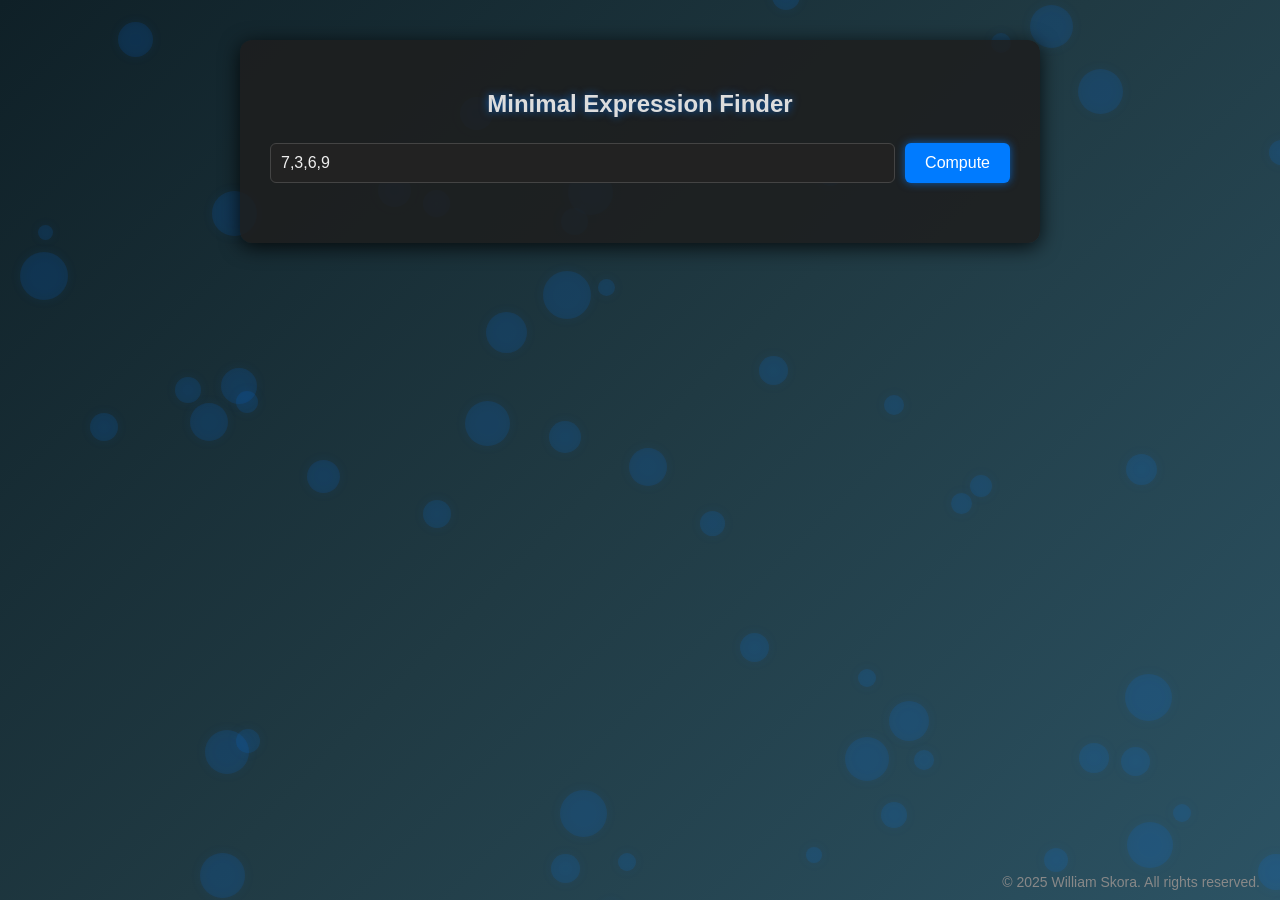
<file: index.html>
<!DOCTYPE html>
<html lang="en">
<head>
  <meta charset="UTF-8" />
  <title>Minimal Expression Finder</title>
  <style>
    * { box-sizing: border-box; }
    body {
      font-family: 'Segoe UI', sans-serif;
      background: #121212;
      color: #e0e0e0;
      margin: 0;
      padding: 40px;
      overflow: hidden;
      position: relative;
      min-height: 100vh;
    }

    @keyframes popIn {
      0% { transform: scale(0.7); opacity: 0; }
      60% { transform: scale(1.1); opacity: 1; }
      100% { transform: scale(1); opacity: 1; }
    }

    .container {
      max-width: 800px;
      margin: auto;
      background: rgba(30, 30, 30, 0.85);
      padding: 30px;
      border-radius: 12px;
      box-shadow: 0 4px 20px rgba(0,0,0,0.8);
      position: relative;
      z-index: 10;
    }

    h2 {
      text-align: center;
      margin-bottom: 25px;
      color: #ddd;
      text-shadow: 0 0 8px #007bffaa;
    }

    .input-group {
      display: flex;
      gap: 10px;
      margin-bottom: 20px;
    }

    input[type="text"] {
      flex: 1;
      padding: 10px;
      font-size: 16px;
      border: 1px solid #444;
      border-radius: 6px;
      background: #222;
      color: #eee;
    }

    input[type="text"]:focus {
      outline: none;
      border-color: #007bff;
      box-shadow: 0 0 8px #007bffaa;
      background: #1a1a1a;
    }

    button {
      padding: 10px 20px;
      font-size: 16px;
      background-color: #007bff;
      color: white;
      border: none;
      border-radius: 6px;
      cursor: pointer;
      box-shadow: 0 0 8px #007bffaa;
    }

    button:hover {
      background-color: #0056b3;
      box-shadow: 0 0 15px #0056b3cc;
    }

    #results {
      margin-top: 30px;
      font-family: 'Courier New', monospace;
      white-space: nowrap;
    }

    .results-grid {
      display: flex;
      flex-direction: column;
      gap: 10px;
    }

    .row {
      display: flex;
      justify-content: space-between;
      gap: 20px;
    }

    .expr {
      flex: 1;
      background: #1e1e1e;
      border-left: 5px solid #007bff;
      padding: 10px 15px;
      border-radius: 6px;
      color: #ccc;
      font-family: 'Courier New', monospace;
      box-shadow: inset 0 0 6px #007bff33;
      opacity: 0;
      transform: scale(0.9);
    }

    .expr.pop {
      animation: popIn 0.6s ease forwards;
    }

    .background {
      position: fixed;
      top: 0; left: 0;
      width: 100vw;
      height: 100vh;
      overflow: hidden;
      z-index: 0;
      background: linear-gradient(135deg, #0f2027, #203a43, #2c5364);
      pointer-events: none;
    }

    .circle {
      position: absolute;
      border-radius: 50%;
      background: rgba(0, 123, 255, 0.2);
      filter: drop-shadow(0 0 6px #007bff88);
      will-change: transform;
      opacity: 0.6;
    }

    .copyright {
      position: fixed;
      bottom: 10px;
      right: 20px;
      font-size: 14px;
      color: #888;
      z-index: 20;
      pointer-events: none;
      user-select: none;
    }
  </style>
</head>
<body>
  <div class="background" aria-hidden="true"></div>
  <div class="container" role="main">
    <h2>Minimal Expression Finder</h2>
    <div class="input-group">
      <input type="text" id="digits" placeholder="Enter digits, e.g., 7,3,6,9" value="7,3,6,9" />
      <button onclick="compute()">Compute</button>
    </div>
    <div id="results"></div>
  </div>
  <div class="copyright">© 2025 William Skora. All rights reserved.</div>

  <script>
    const background = document.querySelector('.background');
    const bubbles = [];
    const bubbleCount = 60;
    function randomRange(min, max) {
      return Math.random() * (max - min) + min;
    }

    for (let i = 0; i < bubbleCount; i++) {
      const bubble = document.createElement('div');
      bubble.className = 'circle';
      const size = randomRange(15, 50);
      bubble.style.width = `${size}px`;
      bubble.style.height = `${size}px`;
      bubble.style.left = `${randomRange(0, window.innerWidth)}px`;
      bubble.style.top = `${randomRange(0, window.innerHeight + 100)}px`;
      background.appendChild(bubble);
      bubbles.push({ el: bubble, size, x: bubble.offsetLeft, y: bubble.offsetTop, speed: randomRange(20, 60) });
    }

    let lastTimestamp = null;
    function animate(time) {
      if (!lastTimestamp) lastTimestamp = time;
      const delta = (time - lastTimestamp) / 1000;
      lastTimestamp = time;
      for (const b of bubbles) {
        b.y -= b.speed * delta;
        if (b.y + b.size < 0) {
          b.y = window.innerHeight + randomRange(20, 100);
          b.x = randomRange(0, window.innerWidth);
          b.size = randomRange(15, 50);
          b.el.style.width = `${b.size}px`;
          b.el.style.height = `${b.size}px`;
        }
        b.el.style.top = `${b.y}px`;
        b.el.style.left = `${b.x}px`;
      }
      requestAnimationFrame(animate);
    }
    requestAnimationFrame(animate);

    window.addEventListener('resize', () => {
      for (const b of bubbles) {
        b.x = randomRange(0, window.innerWidth);
        b.el.style.left = `${b.x}px`;
      }
    });

    async function typeWriter(element, text, speed = 20) {
      element.textContent = '';
      for (let i = 0; i < text.length; i++) {
        element.textContent += text[i];
        await new Promise(r => setTimeout(r, speed + Math.random() * speed * 1.5));
      }
    }

    async function compute() {
      const input = document.getElementById("digits").value;
      const digits = input.split(',').map(s => s.trim()).filter(Boolean).map(Number);
      if (digits.some(d => isNaN(d))) {
        alert("Please enter only valid numbers separated by commas.");
        return;
      }

      const targets = Array.from({ length: 10 }, (_, i) => i + 1);
      const ops = ['+', '-', '*', '/'];
      const resultsMap = Object.fromEntries(targets.map(t => [t, null]));
      const seen = new Set();

      function* permute(nums) {
        nums.sort((a, b) => a - b);
        const used = Array(nums.length).fill(false);
        const path = [];
        function* backtrack() {
          if (path.length === nums.length) {
            yield path.slice();
            return;
          }
          for (let i = 0; i < nums.length; i++) {
            if (used[i] || (i > 0 && nums[i] === nums[i - 1] && !used[i - 1])) continue;
            used[i] = true;
            path.push(nums[i]);
            yield* backtrack();
            path.pop();
            used[i] = false;
          }
        }
        yield* backtrack();
      }

      function getConcatenations(nums) {
        const res = [];
        const n = nums.length;
        const max = 1 << (n - 1);
        for (let mask = 0; mask < max; mask++) {
          let group = [];
          let current = '' + nums[0];
          for (let i = 1; i < n; i++) {
            if (mask & (1 << (i - 1))) {
              group.push(+current);
              current = '' + nums[i];
            } else {
              current += nums[i];
            }
          }
          group.push(+current);
          res.push(group);
        }
        res.sort((a, b) => a.length - b.length);
        return res;
      }

      function* opCombos(n) {
        if (n === 0) yield [];
        else {
          for (const op of ops) {
            for (const rest of opCombos(n - 1)) {
              yield [op, ...rest];
            }
          }
        }
      }

      function buildExpr(nums, opset) {
        const precedence = { '+': 1, '-': 1, '*': 2, '/': 2 };
        function helper(i, j) {
          if (i === j) return [{ expr: nums[i].toString(), op: null, opsCount: 0 }];
          const results = [];
          for (let k = i; k < j; k++) {
            const lefts = helper(i, k);
            const rights = helper(k + 1, j);
            const op = opset[k];
            for (const left of lefts) {
              for (const right of rights) {
                const l = (left.op && precedence[left.op] < precedence[op]) ? `(${left.expr})` : left.expr;
                const r = (right.op && precedence[right.op] <= precedence[op]) ? `(${right.expr})` : right.expr;
                results.push({ expr: `${l}${op}${r}`, op, opsCount: left.opsCount + right.opsCount + 1 });
              }
            }
          }
          return results;
        }
        return helper(0, nums.length - 1);
      }

      for (const perm of permute(digits)) {
        for (const group of getConcatenations(perm)) {
          for (const opSet of opCombos(group.length - 1)) {
            for (const { expr, opsCount } of buildExpr(group, opSet)) {
              if (seen.has(expr)) continue;
              seen.add(expr);
              let val;
              try { val = eval(expr); } catch { continue; }
              if (Math.abs(val - Math.round(val)) > 1e-9) continue;
              const intVal = Math.round(val);
              if (!targets.includes(intVal)) continue;
              const prev = resultsMap[intVal];
              if (!prev || expr.length < prev.length) {
                resultsMap[intVal] = expr;
              }
            }
          }
        }
      }

      const resultDiv = document.getElementById("results");
      resultDiv.innerHTML = '<h3>Results:</h3><div class="results-grid"></div>';
      const grid = resultDiv.querySelector('.results-grid');

      for (let i = 1; i <= 5; i++) {
        const leftExpr = resultsMap[i] ? resultsMap[i].replace(/\*/g, 'x').replace(/\//g, '÷') : 'No solution';
        const rightExpr = resultsMap[i + 5] ? resultsMap[i + 5].replace(/\*/g, 'x').replace(/\//g, '÷') : 'No solution';

        const row = document.createElement('div');
        row.className = 'row';

        const leftDiv = document.createElement('div');
        leftDiv.className = 'expr';
        row.appendChild(leftDiv);

        const rightDiv = document.createElement('div');
        rightDiv.className = 'expr';
        row.appendChild(rightDiv);

        grid.appendChild(row);

        const delay = i * 200;
        setTimeout(() => {
          leftDiv.classList.add('pop');
          rightDiv.classList.add('pop');
          typeWriter(leftDiv, `${i}: ${leftExpr}`);
          typeWriter(rightDiv, `${i + 5}: ${rightExpr}`);
        }, delay);
      }
    }
  </script>
</body>
</html>
hello there 1234567891011
</file>
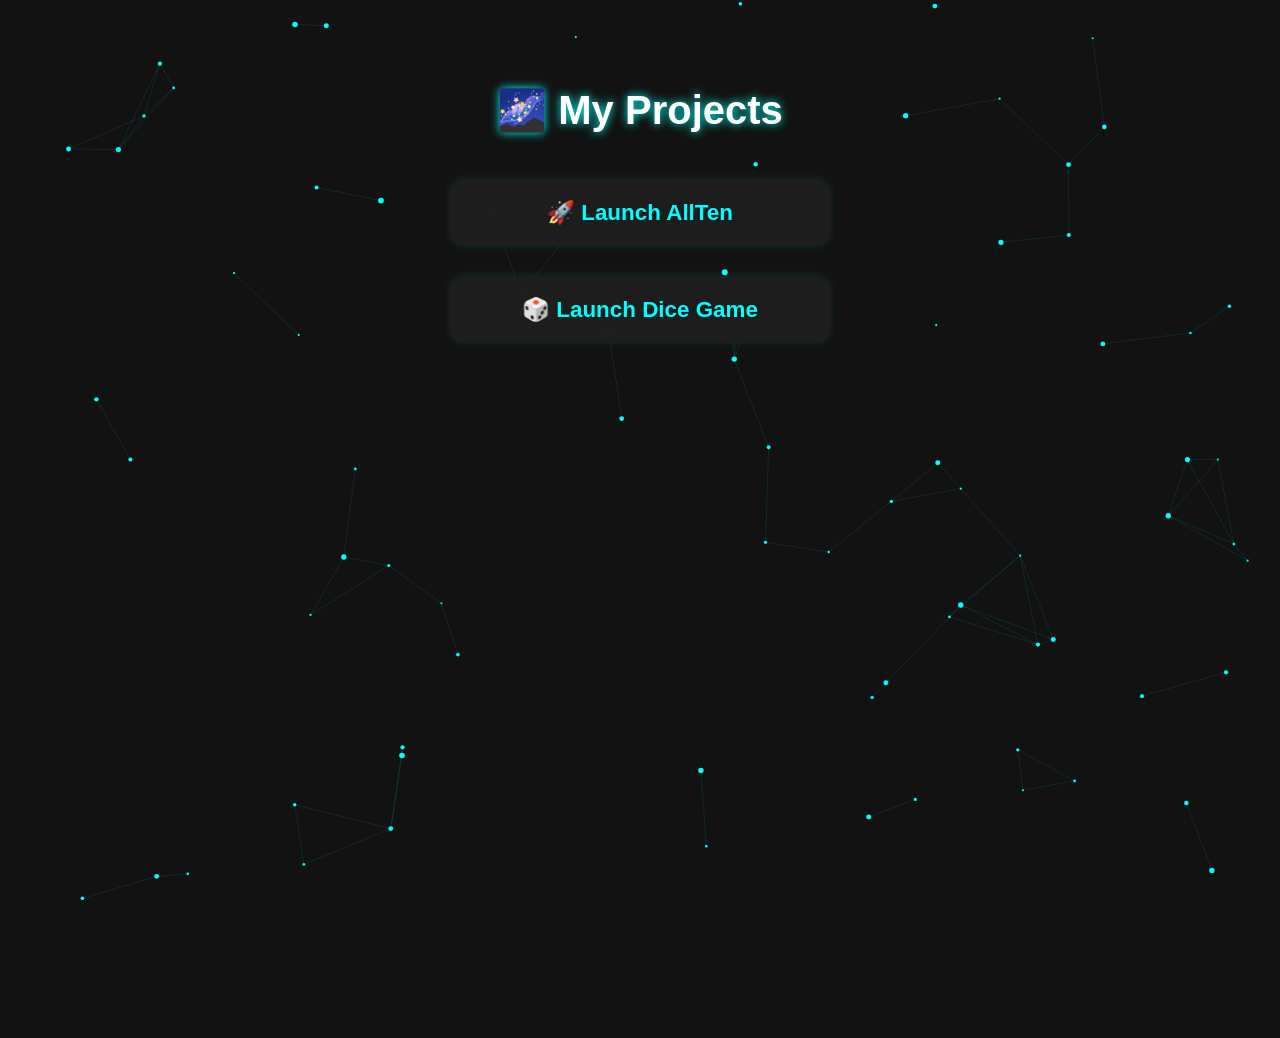
<file: indext.html>
<!DOCTYPE html>
<html lang="en">
<head>
  <meta charset="UTF-8" />
  <meta name="viewport" content="width=device-width, initial-scale=1" />
  <title>My Projects - Dark Mode</title>
  <style>
    html, body {
      margin: 0;
      padding: 0;
      height: 100%;
      font-family: 'Segoe UI', Tahoma, Geneva, Verdana, sans-serif;
      background-color: #121212;
      overflow: hidden;
      position: relative;
      color: #e0e0e0;
    }

    canvas {
      position: fixed;
      top: 0;
      left: 0;
      z-index: 0;
    }

    .content {
      position: relative;
      z-index: 1;
      display: flex;
      flex-direction: column;
      align-items: center;
      padding: 60px 20px;
      min-height: 100vh;
    }

    h1 {
      font-size: 2.5em;
      color: #ffffff;
      text-shadow: 0 0 10px #0ff;
      margin-bottom: 30px;
    }

    a.link-card {
      display: block;
      background-color: #1e1e1eee;
      border-radius: 12px;
      padding: 20px 40px;
      margin: 15px;
      text-align: center;
      box-shadow: 0 0 10px rgba(0, 255, 255, 0.1);
      transition: transform 0.2s ease, box-shadow 0.2s ease;
      color: #00ffff;
      font-size: 1.4em;
      font-weight: bold;
      text-decoration: none;
      width: 300px;
      backdrop-filter: blur(6px);
    }

    a.link-card:hover {
      transform: scale(1.05);
      box-shadow: 0 0 20px rgba(0, 255, 255, 0.4);
      color: #ffffff;
    }
  </style>
</head>
<body>
  <canvas id="bg"></canvas>

  <div class="content">
    <h1>🌌 My Projects</h1>
    <a class="link-card" href="AllTen/AllTenLoader.html">🚀 Launch AllTen</a>
    <a class="link-card" href="DiceGame/DiceGameLoader.html">🎲 Launch Dice Game</a>
  </div>

  <script>
    const canvas = document.getElementById('bg');
    const ctx = canvas.getContext('2d');
    canvas.width = innerWidth;
    canvas.height = innerHeight;

    let particles = [];
    const num = 80;
    const mouse = { x: null, y: null };

    window.addEventListener('resize', () => {
      canvas.width = innerWidth;
      canvas.height = innerHeight;
    });

    window.addEventListener('mousemove', (e) => {
      mouse.x = e.x;
      mouse.y = e.y;
    });

    class Particle {
      constructor() {
        this.x = Math.random() * canvas.width;
        this.y = Math.random() * canvas.height;
        this.vx = (Math.random() - 0.5) * 1.5;
        this.vy = (Math.random() - 0.5) * 1.5;
        this.radius = Math.random() * 2 + 1;
      }

      draw() {
        ctx.beginPath();
        ctx.arc(this.x, this.y, this.radius, 0, Math.PI * 2);
        ctx.fillStyle = '#00ffff';
        ctx.fill();
      }

      update() {
        this.x += this.vx;
        this.y += this.vy;

        if (this.x < 0 || this.x > canvas.width) this.vx *= -1;
        if (this.y < 0 || this.y > canvas.height) this.vy *= -1;

        this.draw();
      }
    }

    function connect() {
      for (let a = 0; a < particles.length; a++) {
        for (let b = a + 1; b < particles.length; b++) {
          const dx = particles[a].x - particles[b].x;
          const dy = particles[a].y - particles[b].y;
          const dist = Math.sqrt(dx * dx + dy * dy);
          if (dist < 100) {
            ctx.strokeStyle = 'rgba(0,255,255,0.1)';
            ctx.lineWidth = 1;
            ctx.beginPath();
            ctx.moveTo(particles[a].x, particles[a].y);
            ctx.lineTo(particles[b].x, particles[b].y);
            ctx.stroke();
          }
        }

        // Connect to mouse
        if (mouse.x && mouse.y) {
          const dx = particles[a].x - mouse.x;
          const dy = particles[a].y - mouse.y;
          const dist = Math.sqrt(dx * dx + dy * dy);
          if (dist < 150) {
            ctx.strokeStyle = 'rgba(0,255,255,0.2)';
            ctx.beginPath();
            ctx.moveTo(particles[a].x, particles[a].y);
            ctx.lineTo(mouse.x, mouse.y);
            ctx.stroke();
          }
        }
      }
    }

    function animate() {
      ctx.clearRect(0, 0, canvas.width, canvas.height);
      particles.forEach(p => p.update());
      connect();
      requestAnimationFrame(animate);
    }

    function init() {
      particles = [];
      for (let i = 0; i < num; i++) {
        particles.push(new Particle());
      }
      animate();
    }

    init();
  </script>
</body>
</html>
111
1
</file>
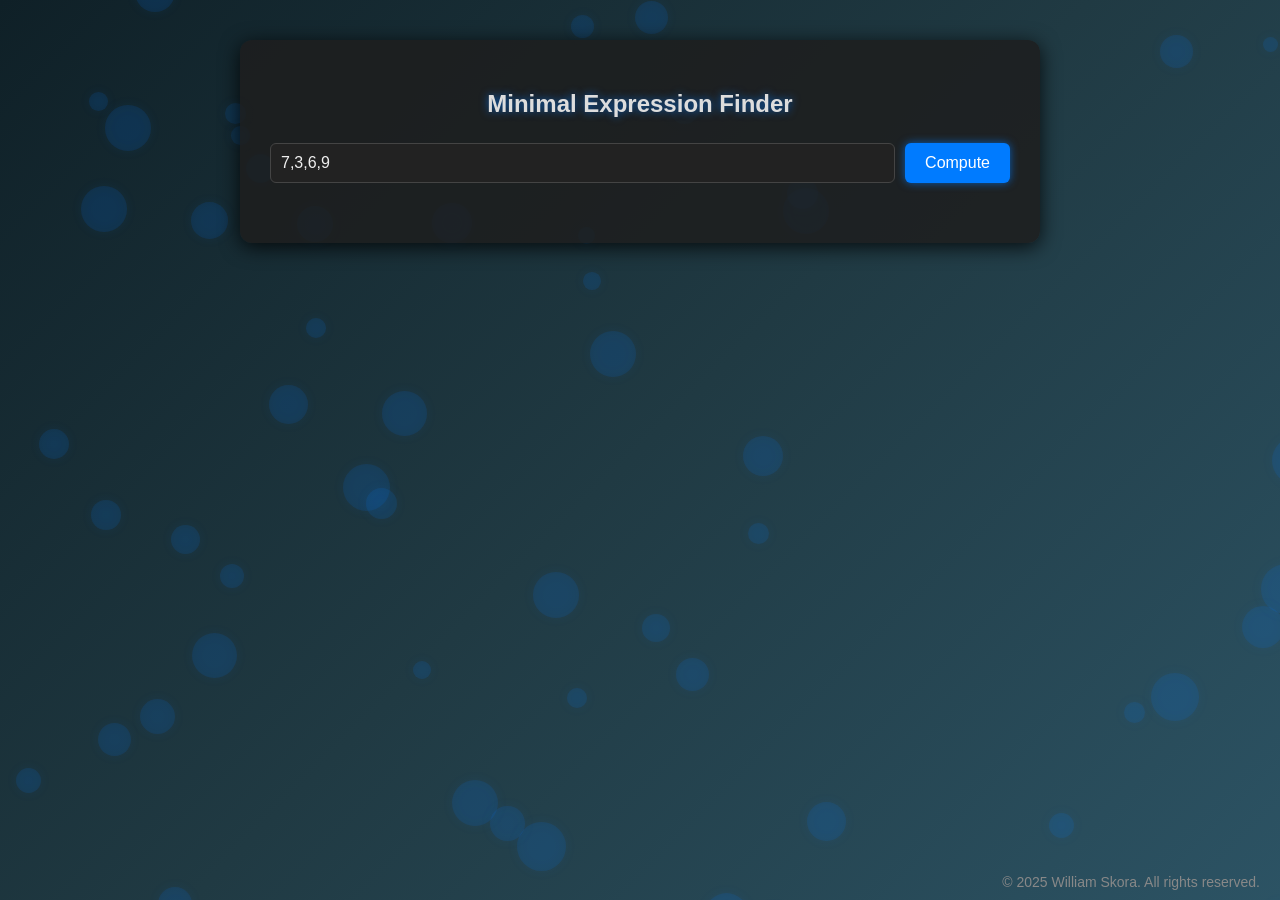
<file: AllTen/AllTenLoader.html>
<!DOCTYPE html>
<html lang="en">
<head>
  <meta charset="UTF-8" />
  <title>Minimal Expression Finder</title>
  <link rel="stylesheet" href="style.css">
</head>
<body>
  <div class="background" aria-hidden="true"></div>
  <div class="container" role="main">
    <h2>Minimal Expression Finder</h2>
    <div class="input-group">
      <input type="text" id="digits" placeholder="Enter digits, e.g., 7,3,6,9" value="7,3,6,9" />
      <button onclick="compute()">Compute</button>
    </div>
    <div id="results"></div>
  </div>
  <div class="copyright">© 2025 William Skora. All rights reserved.</div>

  <script src="script.js"></script>
</body>
</html>
</file>
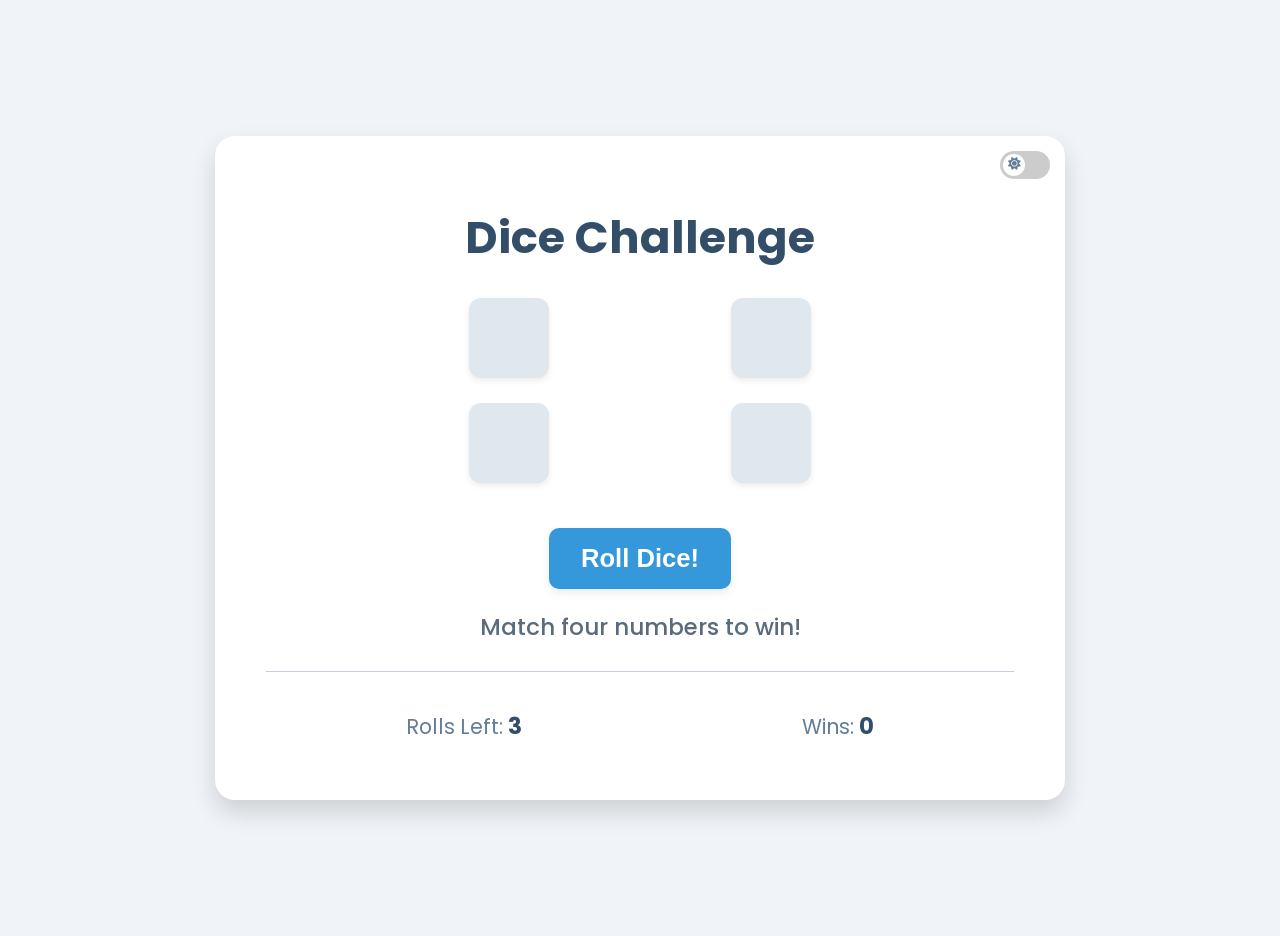
<file: DiceGame/DiceGameLoader.html>
<!DOCTYPE html>
<html lang="en">
<head>
  <meta charset="UTF-8" />
  <meta name="viewport" content="width=device-width, initial-scale=1.0" />
  <title>Dice Challenge</title>
  <link rel="stylesheet" href="style.css" />
  <link href="https://fonts.googleapis.com/css2?family=Poppins:wght@300;400;600;700&display=swap" rel="stylesheet" />
  <link rel="stylesheet" href="https://cdnjs.cloudflare.com/ajax/libs/font-awesome/6.0.0-beta3/css/all.min.css" />
</head>
<body class="dark-mode">
  <div class="game-container">
    <div class="theme-switch-wrapper">
      <label class="theme-switch" for="checkbox">
        <input type="checkbox" id="checkbox" checked />
        <div class="slider round"></div>
      </label>
    </div>

    <h1>Dice Challenge</h1>

    <div class="dice-grid">
      <div class="die" id="die1"></div>
      <div class="die" id="die2"></div>
      <div class="die" id="die3"></div>
      <div class="die" id="die4"></div>
    </div>

    <button id="rollButton">Roll Dice!</button>

    <p class="message" id="gameMessage">Match four numbers to win!</p>

    <div class="stats">
      <p>Rolls Left: <span id="rollsLeft" class="stat-value">3</span></p>
      <p>Wins: <span id="score" class="stat-value">0</span></p>
    </div>
  </div>

  <script src="script.js"></script>
</body>
</html>
</file>
<file: AllTen/style.css>
* {
  box-sizing: border-box;
}

body {
  font-family: 'Segoe UI', sans-serif;
  background: #121212;
  color: #e0e0e0;
  margin: 0;
  padding: 40px;
  overflow: hidden;
  position: relative;
  min-height: 100vh;
}

@keyframes popIn {
  0% {
    transform: scale(0.7);
    opacity: 0;
  }
  60% {
    transform: scale(1.1);
    opacity: 1;
  }
  100% {
    transform: scale(1);
    opacity: 1;
  }
}

.container {
  max-width: 800px;
  margin: auto;
  background: rgba(30, 30, 30, 0.85);
  padding: 30px;
  border-radius: 12px;
  box-shadow: 0 4px 20px rgba(0, 0, 0, 0.8);
  position: relative;
  z-index: 10;
}

h2 {
  text-align: center;
  margin-bottom: 25px;
  color: #ddd;
  text-shadow: 0 0 8px #007bffaa;
}

.input-group {
  display: flex;
  gap: 10px;
  margin-bottom: 20px;
}

input[type="text"] {
  flex: 1;
  padding: 10px;
  font-size: 16px;
  border: 1px solid #444;
  border-radius: 6px;
  background: #222;
  color: #eee;
}

input[type="text"]:focus {
  outline: none;
  border-color: #007bff;
  box-shadow: 0 0 8px #007bffaa;
  background: #1a1a1a;
}

button {
  padding: 10px 20px;
  font-size: 16px;
  background-color: #007bff;
  color: white;
  border: none;
  border-radius: 6px;
  cursor: pointer;
  box-shadow: 0 0 8px #007bffaa;
}

button:hover {
  background-color: #0056b3;
  box-shadow: 0 0 15px #0056b3cc;
}

#results {
  margin-top: 30px;
  font-family: 'Courier New', monospace;
  white-space: nowrap;
}

.results-grid {
  display: flex;
  flex-direction: column;
  gap: 10px;
}

.row {
  display: flex;
  justify-content: space-between;
  gap: 20px;
}

.expr {
  flex: 1;
  background: #1e1e1e;
  border-left: 5px solid #007bff;
  padding: 10px 15px;
  border-radius: 6px;
  color: #ccc;
  font-family: 'Courier New', monospace;
  box-shadow: inset 0 0 6px #007bff33;
  opacity: 0;
  transform: scale(0.9);
}

.expr.pop {
  animation: popIn 0.6s ease forwards;
}

.background {
  position: fixed;
  top: 0;
  left: 0;
  width: 100vw;
  height: 100vh;
  overflow: hidden;
  z-index: 0;
  background: linear-gradient(135deg, #0f2027, #203a43, #2c5364);
  pointer-events: none;
}

.circle {
  position: absolute;
  border-radius: 50%;
  background: rgba(0, 123, 255, 0.2);
  filter: drop-shadow(0 0 6px #007bff88);
  will-change: transform;
  opacity: 0.6;
}

.copyright {
  position: fixed;
  bottom: 10px;
  right: 20px;
  font-size: 14px;
  color: #888;
  z-index: 20;
  pointer-events: none;
  user-select: none;
}
</file>
<file: DiceGame/style.css>
@import url('https://fonts.googleapis.com/css2?family=Poppins:wght@300;400;600;700&display=swap');

:root {
  --color-background: #f0f4f8;
  --color-container-bg: #ffffff;
  --color-text-primary: #334e68;
  --color-text-secondary: #627d98;

  --color-die-base: #e0e7ed;
  --color-die-active: #c5d0db;
  --color-die-locked: #2ecc71;

  --color-button-primary: #3498db;
  --color-button-hover: #2980b9;

  --color-message-win: #28a745;
  --color-message-lose: #dc3545;
  --color-message-neutral: #5a6b7d;

  --color-shadow-light: rgba(0, 0, 0, 0.08);
  --color-shadow-medium: rgba(0, 0, 0, 0.15);

  --color-switch-bg-off: #ccc;
  --color-switch-bg-on: #8e44ad;
  --color-switch-slider-bg: #fff;
  --color-slider-icon-light: #627d98;
  --color-slider-icon-dark: #fff;
}

body.dark-mode {
  --color-background: #1a1a1a;
  --color-container-bg: #2b2b2b;
  --color-text-primary: #e0e0e0;
  --color-text-secondary: #a0a0a0;

  --color-die-base: #333;
  --color-die-active: #444;
  --color-die-locked: #3cb371;

  --color-button-primary: #6a05ad;
  --color-button-hover: #7b2cbb;

  --color-message-win: #2ed17c;
  --color-message-lose: #ff4d4d;
  --color-message-neutral: #c0c0c0;

  --color-shadow-light: rgba(0, 0, 0, 0.5);
  --color-shadow-medium: rgba(0, 0, 0, 0.7);

  --color-switch-bg-off: #666;
  --color-switch-bg-on: #3498db;
  --color-switch-slider-bg: #e0e0e0;
  --color-slider-icon-light: #333;
  --color-slider-icon-dark: #333;
}

body {
  font-family: 'Poppins', sans-serif;
  display: flex;
  justify-content: center;
  align-items: center;
  min-height: 100vh;
  overflow: hidden;
  padding: 2vh 2vw;
  background: var(--color-background);
  margin: 0;
  color: var(--color-text-primary);
  line-height: 1.6;
  transition: background 0.4s ease, color 0.4s ease;
}

.game-container {
  background: var(--color-container-bg);
  border-radius: 20px;
  box-shadow: 0 12px 25px var(--color-shadow-medium);
  padding: 3vh 3vw;
  text-align: center;
  width: 100%;
  max-width: 600px;
  max-height: 95vh;
  overflow-y: auto;
  box-sizing: border-box;
  transform: translateY(0);
  opacity: 1;
  transition: transform 0.8s, opacity 0.8s, background 0.4s, box-shadow 0.4s;
  position: relative;
}

body:not(.loaded) .game-container {
  opacity: 0;
  transform: translateY(20px);
}

h1 {
  font-size: clamp(2rem, 4vw, 3.5rem);
  margin-bottom: 20px;
}

.dice-grid {
  display: grid;
  grid-template-columns: repeat(2, 1fr); /* Explicit 2-column grid */
  gap: 15px;
  max-width: 300px; /* Adjust max-width for 2x2 grid */
  margin: 25px auto; /* This line centers the grid horizontally */
  justify-items: center; /* Centers items within their grid cells */
  align-items: center; /* Aligns items vertically within their grid cells */
}

.die {
  width: 60px;
  height: 60px;
  background-color: var(--color-die-base);
  border-radius: 12px;
  display: flex;
  justify-content: center;
  align-items: center;
  font-size: 28px;
  font-weight: 600;
  color: var(--color-text-primary);
  box-shadow: 0 3px 6px var(--color-shadow-light);
  cursor: pointer;
  transition: background-color 0.3s ease, transform 0.1s ease, box-shadow 0.3s ease;
}

.die.locked {
  background-color: var(--color-die-locked);
  color: white;
  box-shadow: 0 5px 10px rgba(46, 204, 113, 0.4);
}

.die.rolling {
  animation: rollAnimation 0.6s ease-out;
}

@keyframes rollAnimation {
  0% { transform: rotateY(0deg) scale(1); opacity: 1; }
  50% { transform: rotateY(180deg) scale(1.1); opacity: 0.8; }
  100% { transform: rotateY(360deg) scale(1); opacity: 1; }
}

button {
  background-color: var(--color-button-primary);
  color: white;
  border: none;
  border-radius: 10px;
  padding: 12px 24px;
  font-size: clamp(1rem, 2.5vw, 1.6rem);
  font-weight: 600;
  cursor: pointer;
  transition: background-color 0.3s ease, transform 0.1s ease;
  margin-top: 20px;
  box-shadow: 0 4px 8px var(--color-shadow-light);
}

button:hover:not(:disabled) {
  background-color: var(--color-button-hover);
  transform: translateY(-2px);
}

button:active:not(:disabled) {
  transform: translateY(0);
  box-shadow: 0 2px 4px var(--color-shadow-medium);
}

button:disabled {
  background-color: #cccccc;
  cursor: not-allowed;
  opacity: 0.7;
}

.message {
  margin-top: 20px;
  font-size: clamp(0.9rem, 2vw, 1.4rem);
  font-weight: 500;
  transition: color 0.3s ease;
}

.message.win {
  color: var(--color-message-win);
  font-weight: 700;
}

.message.lose {
  color: var(--color-message-lose);
  font-weight: 700;
}

.message.neutral {
  color: var(--color-message-neutral);
}

.stats {
  display: flex;
  justify-content: space-around;
  margin-top: 25px;
  padding-top: 15px;
  border-top: 1px solid var(--color-die-active);
  font-size: clamp(0.8rem, 1.8vw, 1.3rem);
  color: var(--color-text-secondary);
}

.stat-value {
  font-weight: 700;
  color: var(--color-text-primary);
  font-size: 1.1em;
}

.stat-value.changed {
  animation: popScale 0.3s ease-out;
}

@keyframes popScale {
  0% { transform: scale(1); }
  50% { transform: scale(1.2); }
  100% { transform: scale(1); }
}

/* Theme switch */
.theme-switch-wrapper {
  display: flex;
  align-items: center;
  position: absolute;
  top: 15px;
  right: 15px;
  z-index: 10;
}

.theme-switch {
  display: inline-block;
  height: 28px;
  position: relative;
  width: 50px;
}

.theme-switch input {
  display: none;
}

.slider {
  background-color: var(--color-switch-bg-off);
  bottom: 0;
  cursor: pointer;
  left: 0;
  position: absolute;
  right: 0;
  top: 0;
  transition: .4s;
}

.slider:before {
  background-color: var(--color-switch-slider-bg);
  bottom: 3px;
  content: "";
  height: 22px;
  left: 3px;
  position: absolute;
  width: 22px;
  transition: .4s;
  font-family: "Font Awesome 5 Free";
  font-weight: 900;
  display: flex;
  justify-content: center;
  align-items: center;
  color: var(--color-slider-icon-light);
  font-size: 0.8em;
}

input:checked + .slider {
  background-color: var(--color-switch-bg-on);
}

input:checked + .slider:before {
  transform: translateX(20px);
  content: '\f186'; /* Sun icon */
  color: var(--color-slider-icon-dark);
}

.slider:before {
  content: '\f185'; /* Moon icon */
}

/* Rounded sliders */
.slider.round {
  border-radius: 34px;
}

.slider.round:before {
  border-radius: 50%;
}


/* Responsive scaling adjustments for larger screens */
@media (min-width: 768px) {
  .game-container {
    padding: 3.5vh 3.5vw;
    max-width: 700px;
  }

  .dice-grid {
    max-width: 400px; /* Adjust for larger screens */
    gap: 20px;
  }

  .die {
    width: 70px;
    height: 70px;
    font-size: 32px;
  }

  h1 {
    font-size: clamp(2.2rem, 4vw, 3.8rem);
  }

  button {
    font-size: clamp(1.1rem, 2.5vw, 1.7rem);
    padding: 14px 28px;
  }

  .message {
    font-size: clamp(1rem, 2vw, 1.5rem);
  }

  .stats {
    font-size: clamp(0.9rem, 1.8vw, 1.4rem);
  }
}

@media (min-width: 1024px) {
  .game-container {
    max-width: 850px;
    padding: 4vh 4vw;
  }

  .dice-grid {
    max-width: 500px; /* Adjust for even larger screens */
    gap: 25px;
  }

  .die {
    width: 80px;
    height: 80px;
    font-size: 36px;
  }

  h1 {
    font-size: clamp(2.4rem, 3.5vw, 4rem);
  }

  button {
    font-size: clamp(1.2rem, 2vw, 1.8rem);
    padding: 16px 32px;
  }

  .message {
    font-size: clamp(1.1rem, 1.8vw, 1.6rem);
  }

  .stats {
    font-size: clamp(1rem, 1.6vw, 1.5rem);
  }
}
</file>
